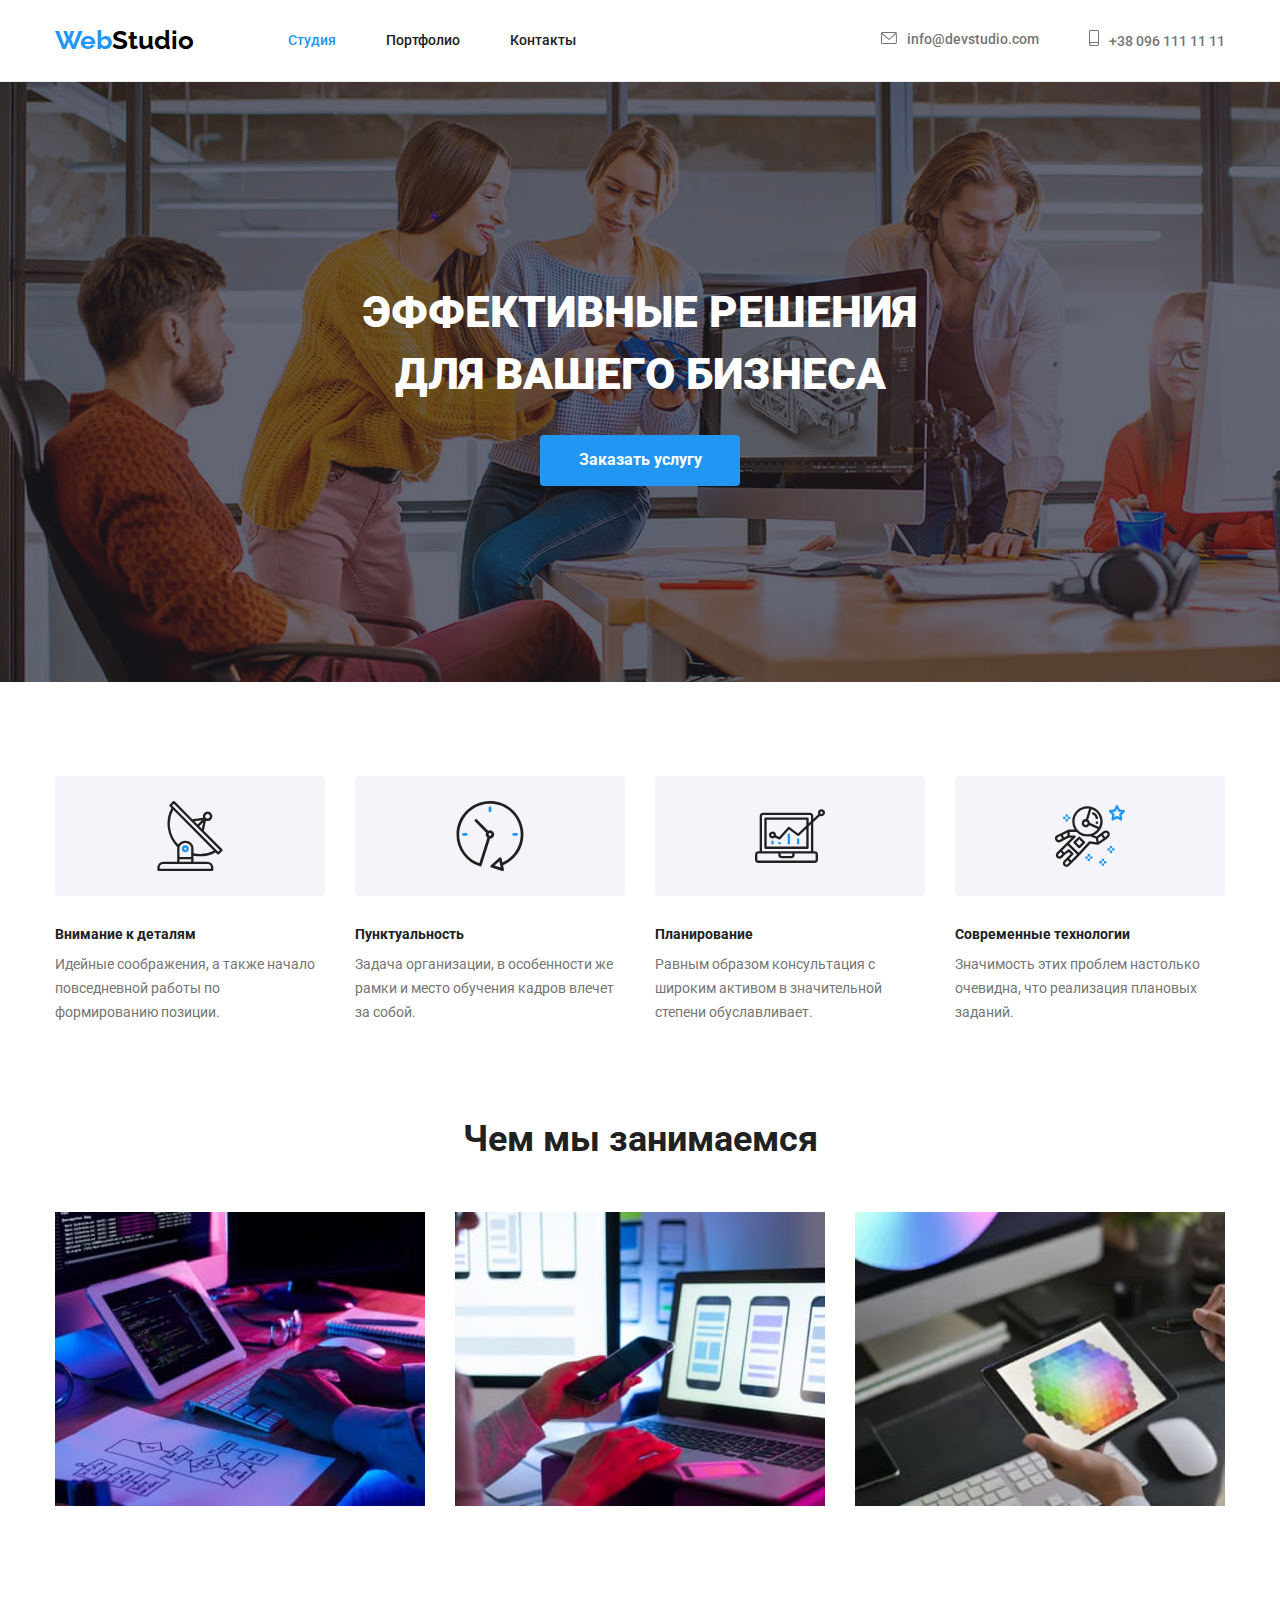
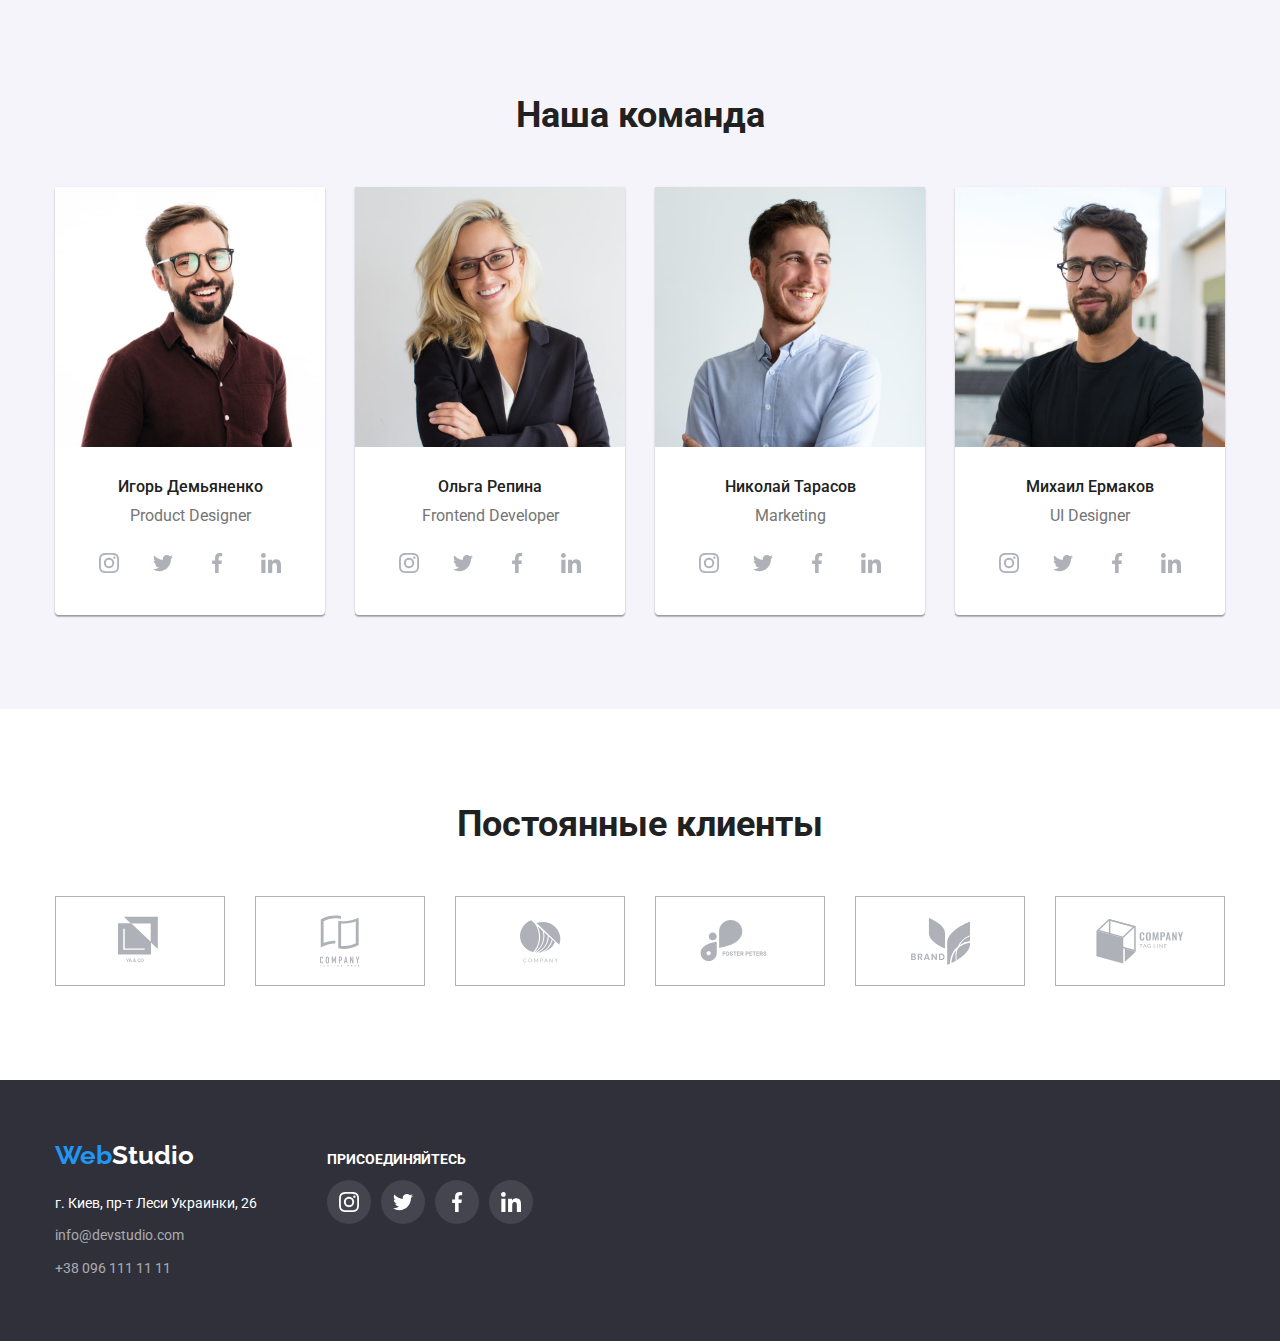
<file: index.html>
<!DOCTYPE html>
<html lang="ru">
<head>
    <meta charset="UTF-8">
    <meta name="viewport" content="width=device-width, initial-scale=1.0">
    <title>WebStudio</title>
    <link rel="preconnect" href="https://fonts.gstatic.com">
    <link href="https://fonts.googleapis.com/css2?family=Raleway:wght@700&family=Roboto:wght@400;500;700;900&display=swap"
    rel="stylesheet">
    <link rel="stylesheet" href="https://cdnjs.cloudflare.com/ajax/libs/modern-normalize/1.0.0/modern-normalize.min.css">
    <link rel="stylesheet" href="./css/variables.css">
    <link rel="stylesheet" href="./css/main.css">

</head>
<body>
    <!-- Шапка -->
<header class="header">
    <div class="container">
    <nav class="header-nav">
        <a href="./index.html" class="header-link"><span class="web">Web</span>Studio</a>
        <ul class="nav-list">
            <li><a href="./index.html" class="header-list current">Студия</a></li>
            <li><a href="./portfolio.html" class="header-list">Портфолио</a></li>
            <li><a href="" class="header-list">Контакты</a></li>
        </ul>
    <ul class="nav-contacts">
        <li><a href="mailto:info@devstudio.com" class="header-contact">
            <svg class="envelope" width="16px" height="12px">
                <use href="./images/symbol-defs.svg#icon-envelope"></use>
            </svg>info@devstudio.com</a></li>
        <li><a href="tel:+380961111111" class="header-contact">
            <svg class="smartphone" width="10px" height="16px">
                <use href="./images/symbol-defs.svg#icon-smartphone"></use>
            </svg>+38 096 111 11 11</a></li>
    </ul>
    </nav>
    </div>
</header>
<main>
    <!-- Герой -->
<section class="hero">
    <div class="hero-wrapper">
    <h1 class="hero-title">Эффективные решения <br /> для вашего бизнеса</h1>
    <button type="button" class="hero-button">Заказать услугу</button>
    </div>
</section>
<!-- Преимущества -->
<section class="features">
    <div class="container">
    <h2 class="visually-hidden">Наши преимущества</h2>
    <ul class="features-list">
        <li>
            <div class="icon-wrapper">
            <svg class="features-icon">
                <use href="./images/symbol-defs.svg#icon-antenna"></use>
            </svg> </div>
            <h3 class="features-title">Внимание к деталям</h3>
            <p class="features-text">Идейные соображения, а также начало повседневной работы по формированию позиции.</p>
        </li>
        <li>
            <div class="icon-wrapper">
                <svg class="features-icon">
                <use href="./images/symbol-defs.svg#icon-clock"></use>
                </svg>

            </div>
            <h3 class="features-title">Пунктуальность</h3>
            <p class="features-text">Задача организации, в особенности же рамки и место обучения кадров влечет за собой.</p>
        </li>
        <li> 
            <div class="icon-wrapper">
                <svg class="features-icon">
                <use href="./images/symbol-defs.svg#icon-diagram"></use>
                </svg>

            </div>
            <h3 class="features-title">Планирование</h3>
            <p class="features-text">Равным образом консультация с широким активом в значительной степени обуславливает.</p>
        </li>
        <li> 
            <div class="icon-wrapper">
                <svg class="features-icon">
                <use href="./images/symbol-defs.svg#icon-astronaut"></use>
                </svg>

            </div>
            <h3 class="features-title">Современные технологии</h3>
            <p class="features-text">Значимость этих проблем настолько очевидна, что реализация плановых заданий.</p>
        </li>
    </ul>
    </div>
</section>
<!-- наша работа -->
<section class="work">
    <div class="container">
    <h2 class="work-title">Чем мы занимаемся</h2>
    <ul class="work-list">
        <li><img src="./images/box-1.jpg" alt="сотрудник печатает на клавиатуре" width="370"></li>
        <li><img src="./images/box-2.jpg" alt="сотрудник выбирает стиль мобильной версии сайта" width="370"></li>
        <li><img src="./images/img.jpg" alt="сотрудник выбирает цвет" width="370"></li>  
    </ul>
    </div>
</section>
<!-- команда -->
<section class="team">
    <div class="container">
    <h2 class="team-title">Наша команда</h2>
    <ul class="team-list">
        <li class="item">
            <img src="./images/img-4.jpg" alt="Портрет дизайнера" width="270">
            <h3 class="team-name">Игорь Демьяненко</h3>
            <p class="team-text" lang="en">Product Designer</p>
            <ul class="team-icons">
                <li>
                    <a class="link-icon" href="#">
                        <svg class="soc-icon" width="20px" height="20px">
                            <use href="./images/symbol-defs.svg#icon-instagram"></use>
                        </svg>
                    </a>
                </li>
                <li>
                    <a class="link-icon" href="#">
                        <svg class="soc-icon" width="20px" height="20px">
                            <use href="./images/symbol-defs.svg#icon-twitter"></use>
                        </svg>
                    </a>
                </li>
                <li>
                    <a class="link-icon" href="#">
                        <svg class="soc-icon" width="20px" height="20px">
                            <use href="./images/symbol-defs.svg#icon-facebook"></use>
                        </svg>
                    </a>
                </li>
                <li>
                    <a class="link-icon" href="#">
                        <svg class="soc-icon" width="20px" height="20px">
                            <use href="./images/symbol-defs.svg#icon-linkedin"></use>
                        </svg>
                    </a>
                </li>
            </ul> 
        </li>
        <li class="item">
            <img src="./images/img-5.jpg" alt="Портрет разработчика" width="270">
            <h3 class="team-name">Ольга Репина</h3>
            <p class="team-text" lang="en">Frontend Developer</p>
            <ul class="team-icons">
                <li>
                    <a class="link-icon" href="#">
                        <svg class="soc-icon" width="20px" height="20px">
                            <use href="./images/symbol-defs.svg#icon-instagram"></use>
                        </svg>
                    </a>
                </li>
                <li>
                    <a class="link-icon" href="#">
                        <svg class="soc-icon" width="20px" height="20px">
                            <use href="./images/symbol-defs.svg#icon-twitter"></use>
                        </svg>
                    </a>
                </li>
                <li>
                    <a class="link-icon" href="#">
                        <svg class="soc-icon" width="20px" height="20px">
                            <use href="./images/symbol-defs.svg#icon-facebook"></use>
                        </svg>
                    </a>
                </li>
                <li>
                    <a class="link-icon" href="#">
                        <svg class="soc-icon" width="20px" height="20px">
                            <use href="./images/symbol-defs.svg#icon-linkedin"></use>
                        </svg>
                    </a>
                </li>
            </ul>
        </li>
        <li class="item"><img src="./images/img-6.jpg" alt="Портрет маркетолога" width="270">
            <h3 class="team-name">Николай Тарасов</h3>
            <p class="team-text" lang="en">Marketing</p>
            <ul class="team-icons">
                <li>
                    <a class="link-icon" href="#">
                        <svg class="soc-icon" width="20px" height="20px">
                            <use href="./images/symbol-defs.svg#icon-instagram"></use>
                        </svg>
                    </a>
                </li>
                <li>
                    <a class="link-icon" href="#">
                        <svg class="soc-icon" width="20px" height="20px">
                            <use href="./images/symbol-defs.svg#icon-twitter"></use>
                        </svg>
                    </a>
                </li>
                <li>
                    <a class="link-icon" href="#">
                        <svg class="soc-icon" width="20px" height="20px">
                            <use href="./images/symbol-defs.svg#icon-facebook"></use>
                        </svg>
                    </a>
                </li>
                <li>
                    <a class="link-icon" href="#">
                        <svg class="soc-icon" width="20px" height="20px">
                            <use href="./images/symbol-defs.svg#icon-linkedin"></use>
                        </svg>
                    </a>
                </li>
            </ul>
        </li>
        <li class="item">
            <img src="./images/img-7.jpg" alt="Портрет дизайнера" width="270">
            <h3 class="team-name">Михаил Ермаков</h3>
            <p class="team-text" lang="en">UI Designer</p>
            <ul class="team-icons">
                <li>
                    <a class="link-icon" href="#">
                        <svg class="soc-icon" width="20px" height="20px">
                            <use href="./images/symbol-defs.svg#icon-instagram"></use>
                        </svg>
                    </a>
                </li>
                <li>
                    <a class="link-icon" href="#">
                        <svg class="soc-icon" width="20px" height="20px">
                            <use href="./images/symbol-defs.svg#icon-twitter"></use>
                        </svg>
                    </a>
                </li>
                <li>
                    <a class="link-icon" href="#">
                        <svg class="soc-icon" width="20px" height="20px">
                            <use href="./images/symbol-defs.svg#icon-facebook"></use>
                        </svg>
                    </a>
                </li>
                <li>
                    <a class="link-icon" href="#">
                        <svg class="soc-icon" width="20px" height="20px">
                            <use href="./images/symbol-defs.svg#icon-linkedin"></use>
                        </svg>
                    </a>
                </li>
            </ul>
        </li>
    </ul>
    </div>
</section>
<!-- Партнеры -->
<section class="partners">
    <div class="container">
        <h2 class="partners-title">Постоянные клиенты</h2>
        <ul class="partners-logo">
            <li> 
                <a class="partners-link" href="#">
                    <svg width="44px" height="50px">
                        <use href="./images/symbol-defs.svg#icon-logo-1"></use>
                    </svg>
                </a>
            </li>
            <li>
                    <a class="partners-link" href="#">
                        <svg width="40px" height="52px">
                            <use href="./images/symbol-defs.svg#icon-logo-2"></use>
                        </svg>
                    </a>
            </li>
            <li>
                    <a class="partners-link" href="#">
                        <svg width="41px" height="43px">
                            <use href="./images/symbol-defs.svg#icon-logo-3"></use>
                        </svg>
                    </a>
            </li>
            <li>
                    <a class="partners-link" href="#">
                        <svg width="80px" height="42px">
                            <use href="./images/symbol-defs.svg#icon-logo-4"></use>
                        </svg>
                    </a>
            </li>
            <li>
                    <a class="partners-link" href="#">
                        <svg width="59px" height="47px">
                            <use href="./images/symbol-defs.svg#icon-logo-5"></use>
                        </svg>
                    </a>
            </li>
            <li>
                    <a class="partners-link" href="#">
                        <svg width="88px" height="45px">
                            <use href="./images/symbol-defs.svg#icon-logo-6"></use>
                        </svg>
                    </a>
            </li>

        </ul>
    </div>
</section>
</main>
<!-- подвал -->
<footer class="footer">
    <div class="container">
        <div class="footer-cnt">
        <div class="footer-wrapper">
    <a href="./index.html" class="footer-logo"><span class="web">Web</span>Studio</a>
    <address>
        <ul class="footer-list">
        <li class="footer-adr">г. Киев, пр-т Леси Украинки, 26</li>
        <li><a class="footer-link" href="mailto:info@devstudio.com">info@devstudio.com</a></li>
        <li><a class="footer-link" href="tel:+380961111111">+38 096 111 11 11</a></li>
       </ul>
    </address>
    </div>
    <div class="footer-soc">
        <h2>Присоединяйтесь</h2>
        <ul class="soc-list">
            <li>
                <a href="#">
                <svg class="footer-icon" width="20px" height="20px">
                    <use href="./images/symbol-defs.svg#icon-instagram"></use>
                </svg>
                </a>
            </li>
            <li>
                <a href="#">
                <svg class="footer-icon" width="20px" height="20px">
                    <use href="./images/symbol-defs.svg#icon-twitter"></use>
                </svg>
                </a>
            </li>
            <li>
                <a href="#">
                <svg class="footer-icon" width="20px" height="20px">
                    <use href="./images/symbol-defs.svg#icon-facebook"></use>
                </svg>
                </a>
            </li>
            <li>
                <a href="#">
                <svg class="footer-icon" width="20px" height="20px">
                    <use href="./images/symbol-defs.svg#icon-linkedin"></use>
                </svg>
                </a>
            </li>
        </ul>
    </div>
</div>
    </div>
</footer>

</body>
</html>
</file>
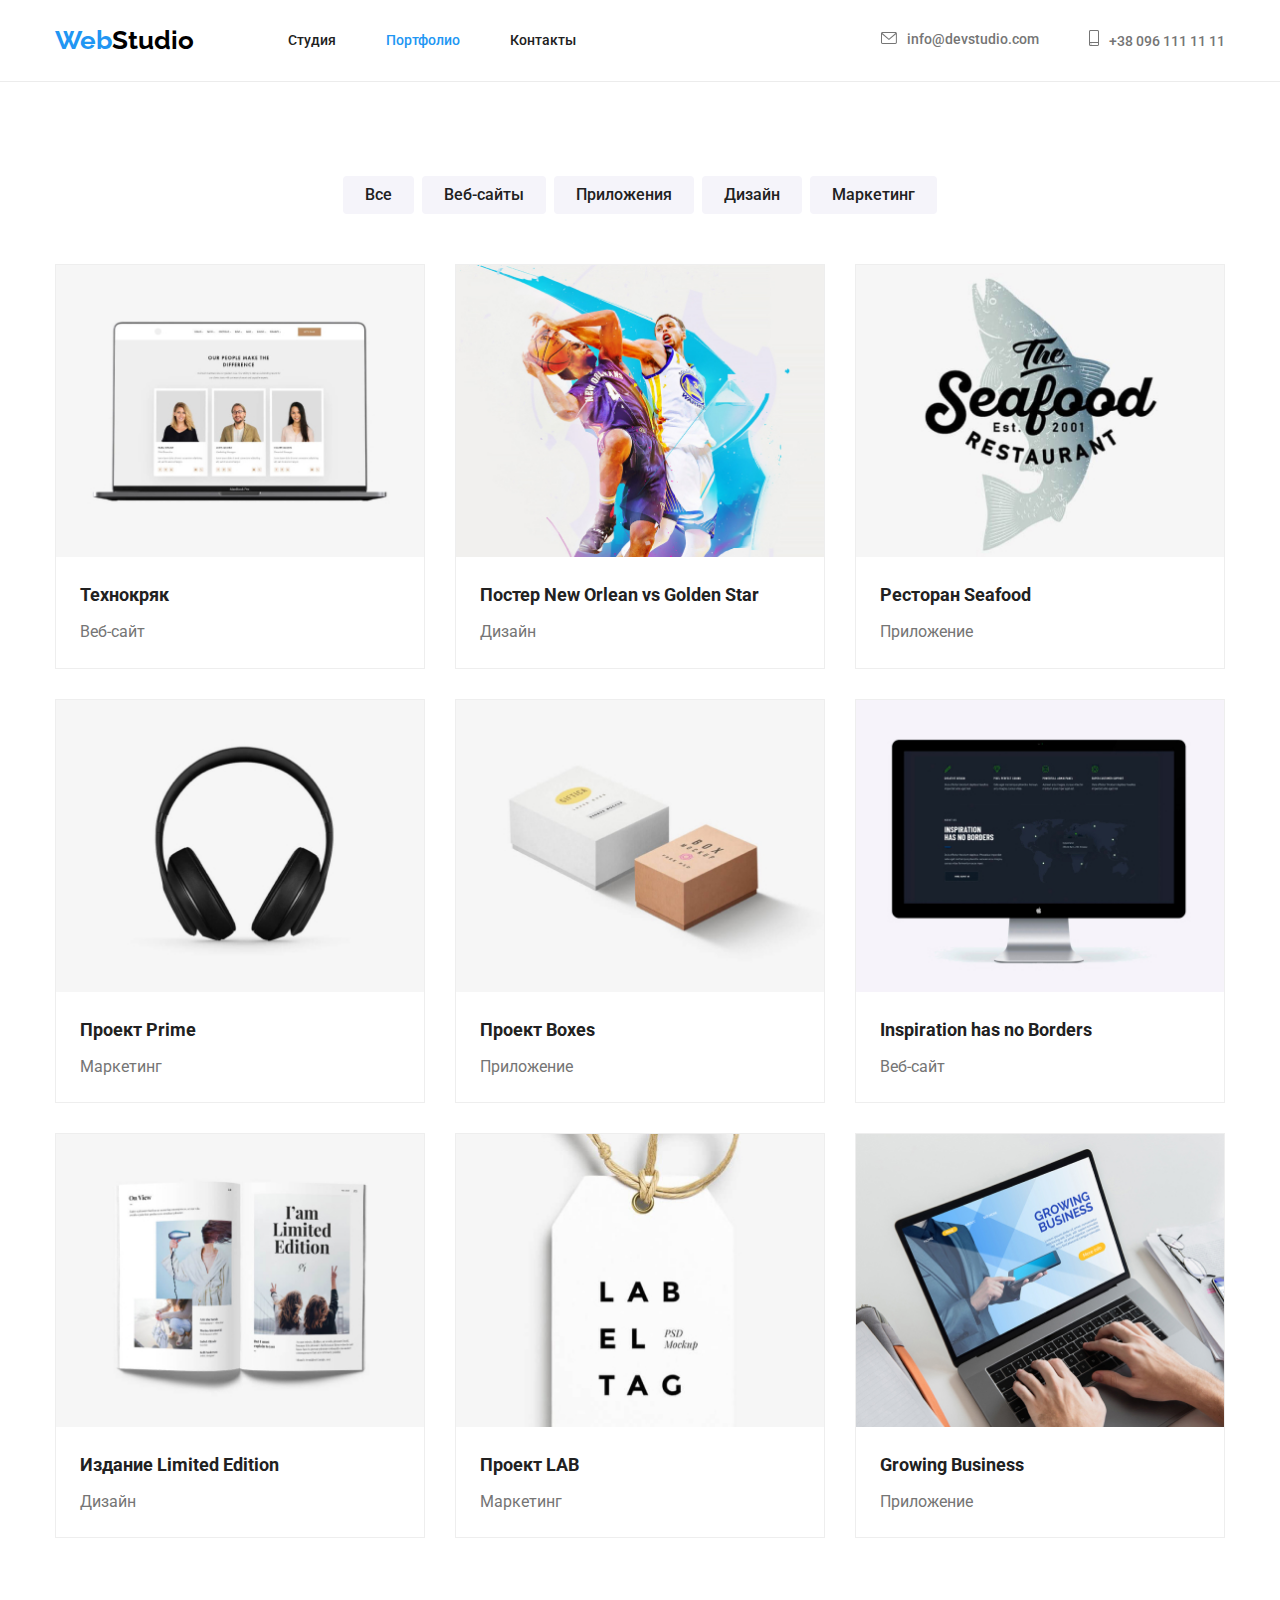
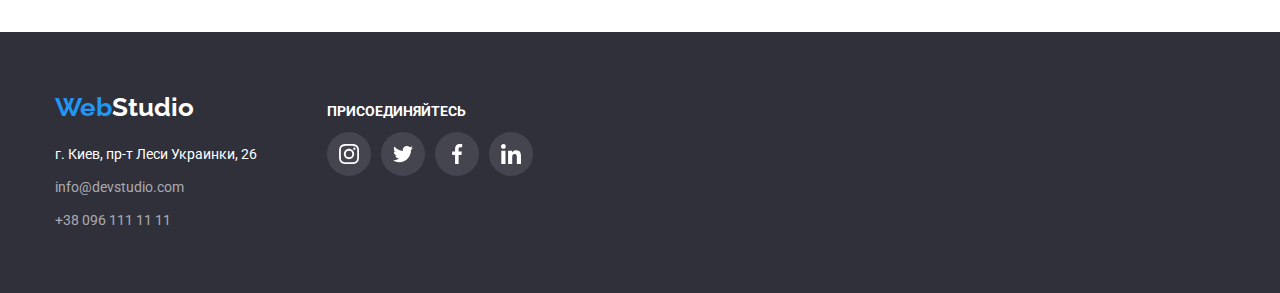
<file: portfolio.html>
<!DOCTYPE html>
<html lang="ru">
<head>
    <meta charset="UTF-8">
    <meta http-equiv="X-UA-Compatible" content="IE=edge">
    <meta name="viewport" content="width=device-width, initial-scale=1.0">
    <title>Portfolio</title>
    <link rel="preconnect" href="https://fonts.gstatic.com">
    <link href="https://fonts.googleapis.com/css2?family=Raleway:wght@700&family=Roboto:wght@400;500;700;900&display=swap"
    rel="stylesheet">
    <link rel="stylesheet" href="https://cdnjs.cloudflare.com/ajax/libs/modern-normalize/1.0.0/modern-normalize.min.css">
    <link rel="stylesheet" href="./css/variables.css">
    <link rel="stylesheet" href="./css/portfolio.css">
   
</head>
<body>
    <!-- Шапка -->
<header class="header">
    <div class="container">
        <nav class="header-nav">
            <a href="./index.html" class="header-link"><span class="web">Web</span>Studio</a>
            <ul class="nav-list">
                <li><a href="./index.html" class="header-list">Студия</a></li>
                <li><a href="./portfolio.html" class="header-list current">Портфолио</a></li>
                <li><a href="" class="header-list">Контакты</a></li>
            </ul>
            <ul class="nav-contacts">
                <li><a href="mailto:info@devstudio.com" class="header-contact">
                        <svg class="envelope" width="16px" height="12px">
                            <use href="./images/symbol-defs.svg#icon-envelope"></use>
                        </svg>info@devstudio.com</a></li>
                <li><a href="tel:+380961111111" class="header-contact">
                        <svg class="smartphone" width="10px" height="16px">
                            <use href="./images/symbol-defs.svg#icon-smartphone"></use>
                        </svg>+38 096 111 11 11</a></li>
            </ul>
        </nav>
    </div>
</header>
    <!-- hero -->
    <main class="hero">
        <div class="container">
        <h1 class="visually-hidden">Наши проекты</h1>
        <div class="list">

   
            <ul class="hero-list">
            <li><button class="hero-button" type="button">Все</button></li>
            <li><button class="hero-button" type="button">Веб-сайты</button></li>
            <li><button class="hero-button" type="button">Приложения</button></li>
            <li><button class="hero-button" type="button">Дизайн</button></li>
            <li><button class="hero-button" type="button">Маркетинг</button></li>
        </ul>
        </div>
        <div class="cards">
        <ul class="hero-items">
            <li class="item">
                <img src="./images/img9.jpg" alt="img" width="370">
                <div class="card-content">
                <h2 class="hero-title">Технокряк</h2>
                <p class="hero-text">Веб-сайт</p>
                </div>
            </li>
            <li class="item">
                <img src="./images/img1.jpg" alt="img" width="370">
                <div class="card-content">
                <h2 class="hero-title">Постер New Orlean vs Golden Star</h2>
                <p class="hero-text">Дизайн</p>
                </div>
            </li>
            <li class="item">
                <img src="./images/img2.jpg" alt="img" width="370">
                <div class="card-content">
                <h2 class="hero-title">Ресторан Seafood</h2>
                <p class="hero-text">Приложение</p>
                </div>
            </li>
            <li class="item">
                <img src="./images/img3.jpg" alt="img" width="370">
                <div class="card-content">
                <h2 class="hero-title">Проект Prime</h2>
                <p class="hero-text">Маркетинг</p>
                </div>
            </li>
            <li class="item">
                <img src="./images/img4.jpg" alt="img" width="370">
                <div class="card-content">
                <h2 class="hero-title">Проект Boxes</h2>
                <p class="hero-text">Приложение</p>
                </div>
            </li>
            <li class="item">
                <img src="./images/img5.jpg" alt="img" width="370">
                <div class="card-content">
                <h2 class="hero-title">Inspiration has no Borders</h2>
                <p class="hero-text">Веб-сайт</p>
                </div>
            </li>
            <li class="item">
                <img src="./images/img6.jpg" alt="img" width="370">
                <div class="card-content">
                <h2 class="hero-title">Издание Limited Edition</h2>
                <p class="hero-text">Дизайн</p>
                </div>
            </li>
            <li class="item">
                <img src="./images/img7.jpg" alt="img" width="370">
                <div class="card-content">
                <h2 class="hero-title">Проект LAB</h2>
                <p class="hero-text">Маркетинг</p>
                </div>
            </li>
            <li class="item">
                <img src="./images/img8.jpg" alt="img" width="370">
                <div class="card-content">
                <h2 class="hero-title">Growing Business</h2>
                <p class="hero-text">Приложение</p>
                </div>
            </li>

        </ul>
        </div>
        </div>

    </main>
    <!-- Футер -->
<footer class="footer">
    <div class="container">
        <div class="footer-cnt">
            <div class="footer-wrapper">
                <a href="./index.html" class="footer-logo"><span class="web">Web</span>Studio</a>
                <address>
                    <ul class="footer-list">
                        <li class="footer-adr">г. Киев, пр-т Леси Украинки, 26</li>
                        <li><a class="footer-link" href="mailto:info@devstudio.com">info@devstudio.com</a></li>
                        <li><a class="footer-link" href="tel:+380961111111">+38 096 111 11 11</a></li>
                    </ul>
                </address>
            </div>
            <div class="footer-soc">
                <h2>Присоединяйтесь</h2>
                <ul class="soc-list">
                    <li>
                        <a href="#">
                            <svg class="footer-icon" width="20px" height="20px">
                                <use href="./images/symbol-defs.svg#icon-instagram"></use>
                            </svg>
                        </a>
                    </li>
                    <li>
                        <a href="#">
                            <svg class="footer-icon" width="20px" height="20px">
                                <use href="./images/symbol-defs.svg#icon-twitter"></use>
                            </svg>
                        </a>
                    </li>
                    <li>
                        <a href="#">
                            <svg class="footer-icon" width="20px" height="20px">
                                <use href="./images/symbol-defs.svg#icon-facebook"></use>
                            </svg>
                        </a>
                    </li>
                    <li>
                        <a href="#">
                            <svg class="footer-icon" width="20px" height="20px">
                                <use href="./images/symbol-defs.svg#icon-linkedin"></use>
                            </svg>
                        </a>
                    </li>
                </ul>
            </div>
        </div>
    </div>
</footer>
    
</body>
</html>
</file>
<file: css/variables.css>
/* Blue accent #2196F3 */
/* Black #000000 */
/* White #ffffff */
/* Black secondary #212121 */
/* Grey #757575 */
/* White secondary #255,255,255,0.6 */
/* bg #2F303A */
/* filter bg #f5f4fa */

:root {
  --blue-accent: #2196f3;
  --black-primary: #000000;
  --black-secondary: #212121;
  --white-primary: #ffffff;
  --grey-cnt: #757575;
  --white-secondary-op: rgba(255, 255, 255, 0.6);
  --background-color: #2f303a;
  --btn-bg: #f5f4fa;
}
ul {
  list-style: none;
  margin: 0;
  padding: 0;
}

p {
  margin: 0;
  padding: 0;
}

h1,
h2,
h3,
h4,
h5,
h6 {
  margin: 0;
  padding: 0;
}

img {
  display: block;
  max-width: 100%;
  height: auto;
}

a {
  text-decoration: none;
}

body {
  background-color: #ffffff;
  font-family: Roboto, sans-serif;
  font-style: normal;
  font-weight: 400;
  overflow-x: hidden;
}
</file>
<file: css/main.css>
:root {
  --blue-accent: #2196f3;
  --black-primary: #000000;
  --black-secondary: #212121;
  --white-primary: #ffffff;
  --grey-cnt: #757575;
  --white-secondary-op: rgba(255, 255, 255, 0.6);
  --background-color: #2f303a;
  --btn-bg: #f5f4fa;
}

.container {
  width: 1200px;
  padding-left: 15px;
  padding-right: 15px;
  margin-left: auto;
  margin-right: auto;
}

/* header */
.header {
  border-bottom: 1px solid #ececec;
}

.header-nav,
.nav-list,
.nav-contacts {
  display: flex;
}

.header-nav {
  justify-content: space-between;
  align-items: center;
  padding-top: 25px;
  padding-bottom: 25px;
}
.header-nav li:not(:last-child) {
  margin-right: 50px;
}
.nav-list {
  margin-right: 305px;
  margin-left: 93px;
}

.header .header-link {
  font-family: Raleway, sans-serif;
  font-weight: 700;
  font-size: 26px;
  line-height: 1.2;
  color: var(--black-primary);
}
.header .web {
  color: var(--blue-accent);
}
.header .header-list {
  font-weight: 500;
  font-size: 14px;
  line-height: 1.2;
  color: var(--black-secondary);
}
.header .header-list:hover,
.header .header-list:focus,
.header .header-contact:hover,
.header .header-contact:focus {
  color: var(--blue-accent);
}

.header .header-list.current {
  color: var(--blue-accent);
}
.envelope {
  margin-right: 10px;
  fill: currentColor;
}

.smartphone {
  margin-right: 10px;
  fill: currentColor;
}

.header .header-contact {
  font-weight: 500;
  font-size: 14px;
  line-height: 1.2;
  color: var(--grey-cnt);
}

/* hero */
.hero {
  text-align: center;
  height: 600px;
  max-width: 1600px;
  background: #c4c4c4;
  background-image: linear-gradient(
      rgba(47, 48, 58, 0.4),
      rgba(47, 48, 58, 0.4)
    ),
    url(../images/bg.jpg);
}
.hero-wrapper {
  padding-top: 200px;
  padding-bottom: 200px;
}
.hero .hero-title {
  margin-bottom: 30px;
  font-weight: 900;
  font-size: 44px;
  line-height: 1.4;
  text-align: center;
  text-transform: uppercase;
  color: var(--white-primary);
}
.hero .hero-button {
  display: inline-block;
  padding: 10px 32px;
  min-width: 200px;
  border-radius: 4px;

  font-family: inherit;
  font-weight: 700;
  font-size: 16px;
  line-height: 1.9;
  text-align: center;
  border: none;
  background-color: var(--blue-accent);
  color: var(--white-primary);
}

/* features */

.visually-hidden {
  position: absolute;
  width: 1px;
  height: 1px;
  margin: -1px;
  border: 0;
  padding: 0;
  white-space: nowrap;
  clip-path: inset(100%);
  clip: rect(0 0 0 0);
  overflow: hidden;
}
.icon-wrapper {
  display: flex;
  justify-content: center;
  align-content: center;
  margin-top: 94px;
  margin-bottom: 30px;
  width: 270px;
  height: 120px;
  background: #f5f4fa;
  border-radius: 4px;
}
.icon-wrapper:hover {
  filter: drop-shadow(0px 4px 4px rgba(0, 0, 0, 0.25));
}
.features-icon {
  align-self: center;
  width: 70px;
  height: 70px;
}
.features-list {
  display: flex;
}
.features-list li:not(:last-child) {
  margin-right: 30px;
}
.features-list li {
  padding-bottom: 94px;
}
.features .features-title {
  margin-bottom: 10px;
  font-weight: 700;
  font-size: 14px;
  line-height: 1.2;
  color: var(--black-secondary);
}
.features .features-text {
  font-weight: 400;
  font-size: 14px;
  line-height: 1.7;
  color: var(--grey-cnt);
}

/* works */

.work-list {
  display: flex;
}
.work-list li:not(:last-child) {
  margin-right: 30px;
}

.work-list li {
  padding-bottom: 94px;
}

.work .work-title {
  margin-bottom: 50px;
  font-weight: 700;
  font-size: 36px;
  line-height: 1.2;
  text-align: center;
  color: var(--black-secondary);
}

/* team */
.team {
  background-color: var(--btn-bg);
}
.team-list {
  display: flex;
  text-align: center;
}
.team-list .item {
  margin-top: 50px;
  margin-bottom: 94px;
  box-shadow: 0px 1px 3px rgba(0, 0, 0, 0.12), 0px 1px 1px rgba(0, 0, 0, 0.14),
    0px 2px 1px rgba(0, 0, 0, 0.2);
  border-radius: 0px 0px 4px 4px;
  background: var(--white-primary);
}
.team-list .team-name {
  margin-top: 30px;
  margin-bottom: 10px;
}
.team-list .team-text {
  margin-bottom: 16px;
}

.team-list .item + .item {
  margin-left: 30px;
}
.team .team-title {
  padding-top: 94px;
  font-weight: 700;
  font-size: 36px;
  line-height: 1.2;
  text-align: center;
  color: var(--black-secondary);
}
.team .team-name {
  font-weight: 500;
  font-size: 16px;
  line-height: 1.2;
  color: var(--black-secondary);
}
.team .team-text {
  font-weight: 400;
  font-size: 16px;
  line-height: 1.2;
  color: var(--grey-cnt);
}
.team-icons {
  display: inline-flex;
  margin-right: auto;
  margin-left: auto;
}
.team-icons li {
  display: flex;
  width: 44px;
  height: 44px;
  align-items: center;
  justify-content: center;
  margin-bottom: 30px;
}
.team-icons li:not(:last-child) {
  margin-right: 10px;
}

.soc-icon {
  fill: #afb1b8;
}
.link-icon:hover,
.link-icon:focus {
  background-color: var(--blue-accent);
  color: var(--white-primary);
  border-radius: 50%;
  outline: none;
}
.link-icon:hover .soc-icon,
.link-icon:focus .soc-icon {
  fill: currentColor;
}
.team-icons a {
  display: flex;
  width: 44px;
  height: 44px;
  align-items: center;
  justify-content: center;
}
/* Партнеры */
.partners-logo {
  display: inline-flex;
  padding-bottom: 94px;
}

.partners-title {
  padding-top: 94px;
  margin-bottom: 50px;
  font-weight: 700;
  font-size: 36px;
  line-height: 1.2;
  text-align: center;
  color: var(--black-secondary);
}
.partners-logo li:not(:last-child) {
  margin-right: 30px;
}

.partners-link {
  display: flex;
  width: 170px;
  height: 90px;
  border: 1px solid #afb1b8;
  justify-content: center;
  align-items: center;
}

.partners-link:hover,
.partners-link:focus {
  border: 1px solid #2196f3;
  border-radius: 4px;
  color: var(--blue-accent);
  fill: var(--blue-accent);
  outline: none;
}

.partners-link:hover svg,
.partners-link:focus svg {
  fill: currentColor;
}
.partners-link svg {
  fill: #afb1b8;
}

/* Footer */

.footer {
  background-color: var(--background-color);
}
.footer-wrapper {
  padding-top: 60px;
  padding-bottom: 60px;
}
.footer-list li:not(:last-child) {
  margin-bottom: 9px;
}
.footer .footer-logo {
  display: block;
  margin-bottom: 20px;
  font-family: Raleway, sans-serif;
  font-weight: 700;
  font-size: 26px;
  line-height: 1.2;
  color: var(--white-primary);
}
.footer .web {
  color: var(--blue-accent);
}
.footer .footer-adr {
  font-style: normal;
  font-weight: 400;
  font-size: 14px;
  line-height: 1.7;
  color: var(--white-primary);
}
.footer .footer-link {
  font-style: normal;
  font-weight: 400;
  font-size: 14px;
  line-height: 1.7;
  color: var(--white-secondary-op);
}
.footer .footer-link:hover,
.footer .footer-link:focus {
  color: var(--blue-accent);
}
.footer-cnt {
  display: inline-flex;
  align-items: baseline;
}

.footer-soc {
  margin-left: 70px;
}

.footer-soc h2 {
  font-weight: 700;
  line-height: 1.14px;
  font-size: 14px;
  text-transform: uppercase;
  color: var(--white-primary);
}
.footer-icon {
  fill: var(--white-primary);
}
.soc-list {
  margin-top: 20px;
  display: inline-flex;
}
.soc-list a {
  display: inline-flex;
  width: 44px;
  height: 44px;
  align-items: center;
  justify-content: center;
  background: rgba(255, 255, 255, 0.1);
  border-radius: 50%;
}

.soc-list li + li {
  margin-left: 10px;
}
.soc-list a:hover,
.soc-list a:focus {
  background: var(--blue-accent);
  border-radius: 50%;
  outline: none;
}
</file>
<file: css/portfolio.css>
.container {
  width: 1200px;
  padding-left: 15px;
  padding-right: 15px;
  margin-left: auto;
  margin-right: auto;
}

/* header */
.header {
  border-bottom: 1px solid #ececec;
}

.header-nav,
.nav-list,
.nav-contacts {
  display: flex;
}

.header-nav {
  justify-content: space-between;
  align-items: center;
  padding-top: 25px;
  padding-bottom: 25px;
}
.header-nav li:not(:last-child) {
  margin-right: 50px;
}
.nav-list {
  margin-right: 305px;
  margin-left: 93px;
}

.header .header-link {
  font-family: Raleway, sans-serif;
  font-weight: 700;
  font-size: 26px;
  line-height: 1.2;
  color: var(--black-primary);
}
.header .web {
  color: var(--blue-accent);
}
.header .header-list {
  font-weight: 500;
  font-size: 14px;
  line-height: 1.2;
  color: var(--black-secondary);
}
.header .header-list:hover,
.header .header-list:focus,
.header .header-contact:hover,
.header .header-contact:focus {
  color: var(--blue-accent);
}

.header .header-list.current {
  color: var(--blue-accent);
}
.envelope {
  margin-right: 10px;
  fill: currentColor;
}

.smartphone {
  margin-right: 10px;
  fill: currentColor;
}

.header .header-contact {
  font-weight: 500;
  font-size: 14px;
  line-height: 1.2;
  color: var(--grey-cnt);
}

/* hero */
.visually-hidden {
  position: absolute;
  width: 1px;
  height: 1px;
  margin: -1px;
  border: 0;
  padding: 0;
  white-space: nowrap;
  clip-path: inset(100%);
  clip: rect(0 0 0 0);
  overflow: hidden;
}
.hero-list,
.hero-items {
  display: flex;
}
.hero-list {
  justify-content: center;
}
.hero-list li + li {
  margin-left: 8px;
}
.hero-list li {
  padding-top: 94px;
  padding-bottom: 50px;
}
.hero .hero-button {
  padding: 6px 22px;
  border-radius: 4px;
  font-family: inherit;
  font-weight: 500;
  font-size: 16px;
  line-height: 1.6;
  text-align: center;
  border: none;
  background-color: var(--btn-bg);
  color: var(--black-secondary);
}
.hero .hero-button:hover {
  background-color: var(--blue-accent);
  color: var(--white-primary);
  box-shadow: 0px 3px 1px rgba(0, 0, 0, 0.1), 0px 1px 2px rgba(0, 0, 0, 0.08),
    0px 2px 2px rgba(0, 0, 0, 0.12);
  cursor: pointer;
}
.hero .hero-button:focus {
  background-color: var(--blue-accent);
  color: var(--white-primary);
  box-shadow: 0px 3px 1px rgba(0, 0, 0, 0.1), 0px 1px 2px rgba(0, 0, 0, 0.08),
    0px 2px 2px rgba(0, 0, 0, 0.12);
  cursor: pointer;
  outline: none;
}

.hero-items {
  flex-wrap: wrap;
}

.hero-items .item {
  border: 1px solid #eeeeee;
  margin-right: 30px;
  margin-bottom: 30px;
  width: calc((100% - 60px) / 3);
}
.hero-items .item:nth-last-child(-n + 3) {
  margin-bottom: 0px;
}

.hero-items .item:nth-child(3n) {
  margin-right: 0px;
}
.hero-items .item:hover {
  box-shadow: 0px 1px 1px rgba(0, 0, 0, 0.12), 0px 4px 4px rgba(0, 0, 0, 0.06),
    1px 4px 6px rgba(0, 0, 0, 0.16);
  cursor: pointer;
}
.card-content {
  padding: 20px 24px;
}
.hero .hero-title {
  margin-bottom: 4px;
  font-weight: 700;
  font-size: 18px;
  line-height: 2;
  color: var(--black-secondary);
}
.hero-items:nth-last-child(-n + 3) {
  padding-bottom: 94px;
}

.hero .hero-text {
  font-weight: 400;
  font-size: 16px;
  line-height: 1.9;
  color: var(--grey-cnt);
}
/* footer */
.footer {
  background-color: var(--background-color);
}
.footer-wrapper {
  padding-top: 60px;
  padding-bottom: 60px;
}
.footer-list li:not(:last-child) {
  margin-bottom: 9px;
}
.footer .footer-logo {
  display: block;
  margin-bottom: 20px;
  font-family: Raleway, sans-serif;
  font-weight: 700;
  font-size: 26px;
  line-height: 1.2;
  color: var(--white-primary);
}
.footer .web {
  color: var(--blue-accent);
}
.footer .footer-adr {
  font-style: normal;
  font-weight: 400;
  font-size: 14px;
  line-height: 1.7;
  color: var(--white-primary);
}
.footer .footer-link {
  font-style: normal;
  font-weight: 400;
  font-size: 14px;
  line-height: 1.7;
  color: var(--white-secondary-op);
}
.footer .footer-link:hover,
.footer .footer-link:focus {
  color: var(--blue-accent);
}
.footer-cnt {
  display: inline-flex;
  align-items: baseline;
}

.footer-soc {
  margin-left: 70px;
}

.footer-soc h2 {
  font-weight: 700;
  line-height: 1.14px;
  font-size: 14px;
  text-transform: uppercase;
  color: var(--white-primary);
}
.footer-icon {
  fill: var(--white-primary);
}
.soc-list {
  margin-top: 20px;
  display: inline-flex;
}
.soc-list a {
  display: inline-flex;
  width: 44px;
  height: 44px;
  align-items: center;
  justify-content: center;
  background: rgba(255, 255, 255, 0.1);
  border-radius: 50%;
}

.soc-list li + li {
  margin-left: 10px;
}
.soc-list a:hover,
.soc-list a:focus {
  background: var(--blue-accent);
  border-radius: 50%;
  outline: none;
}
</file>
